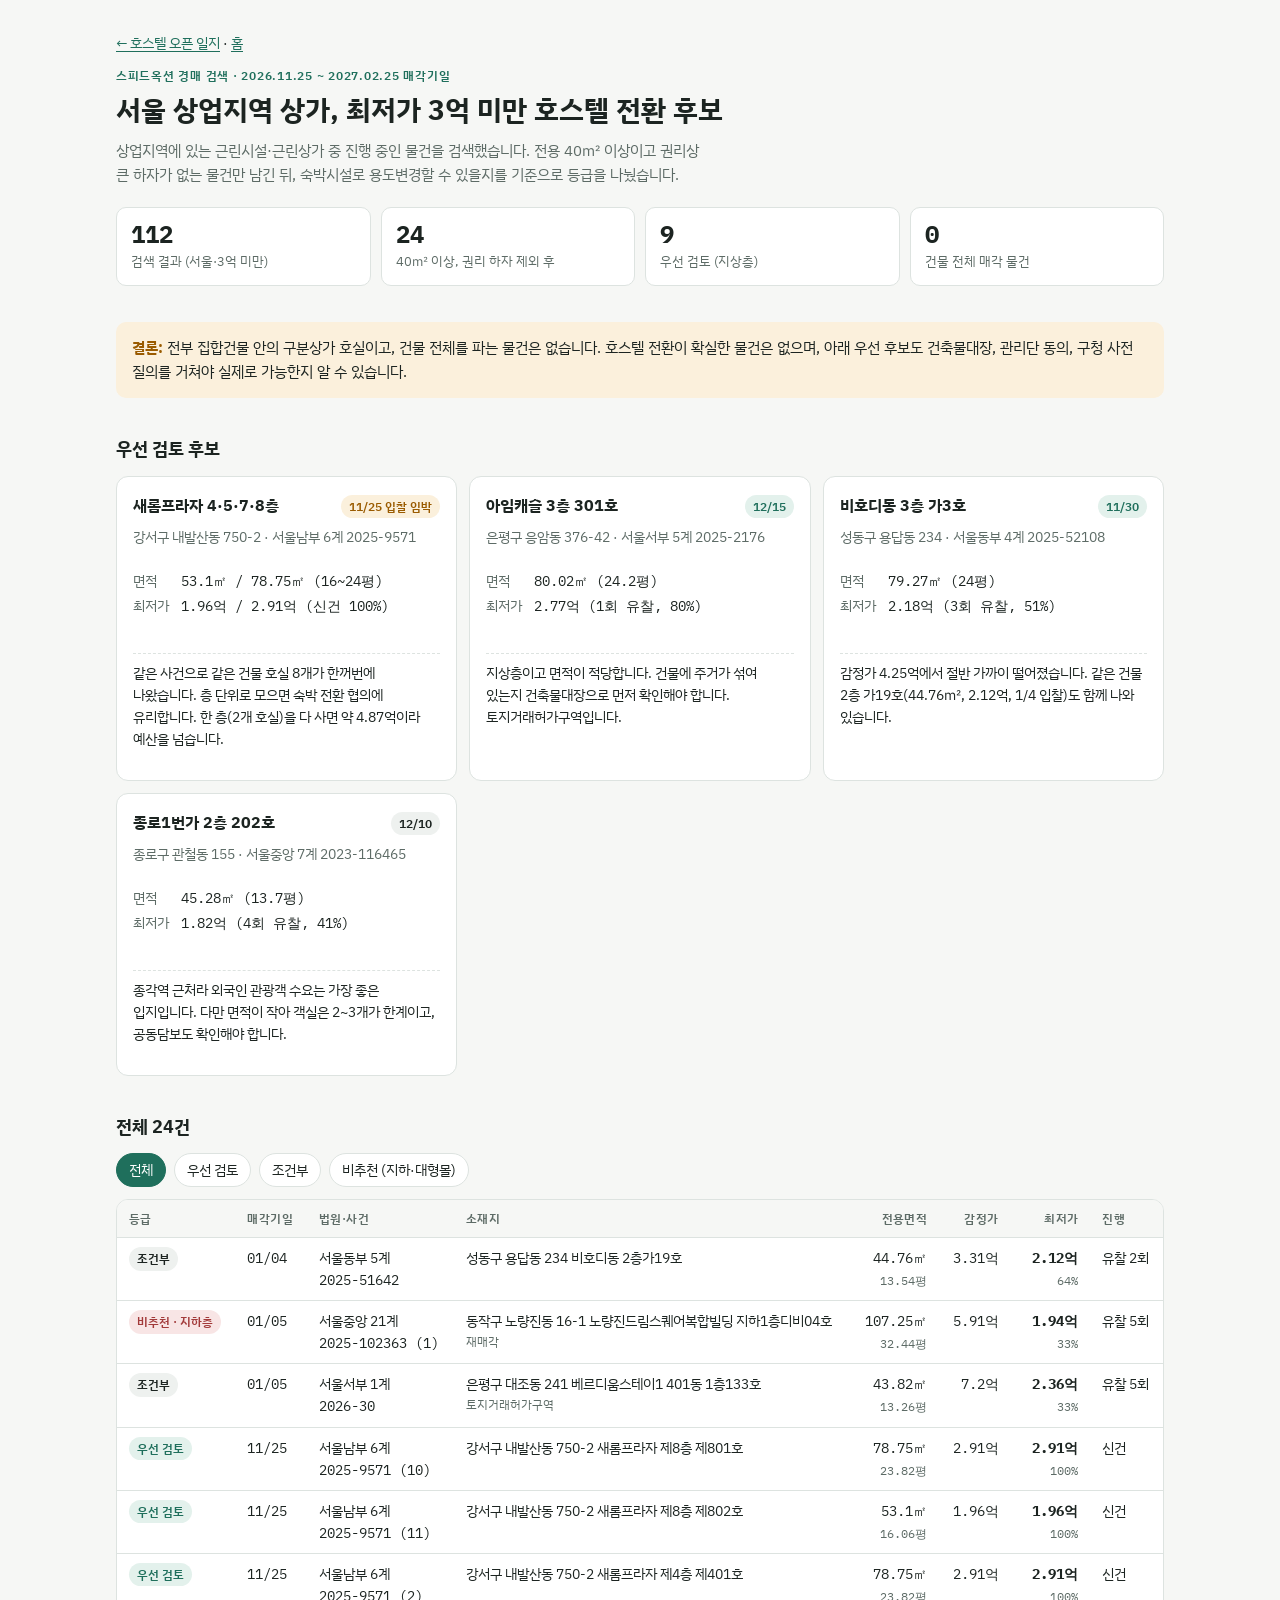
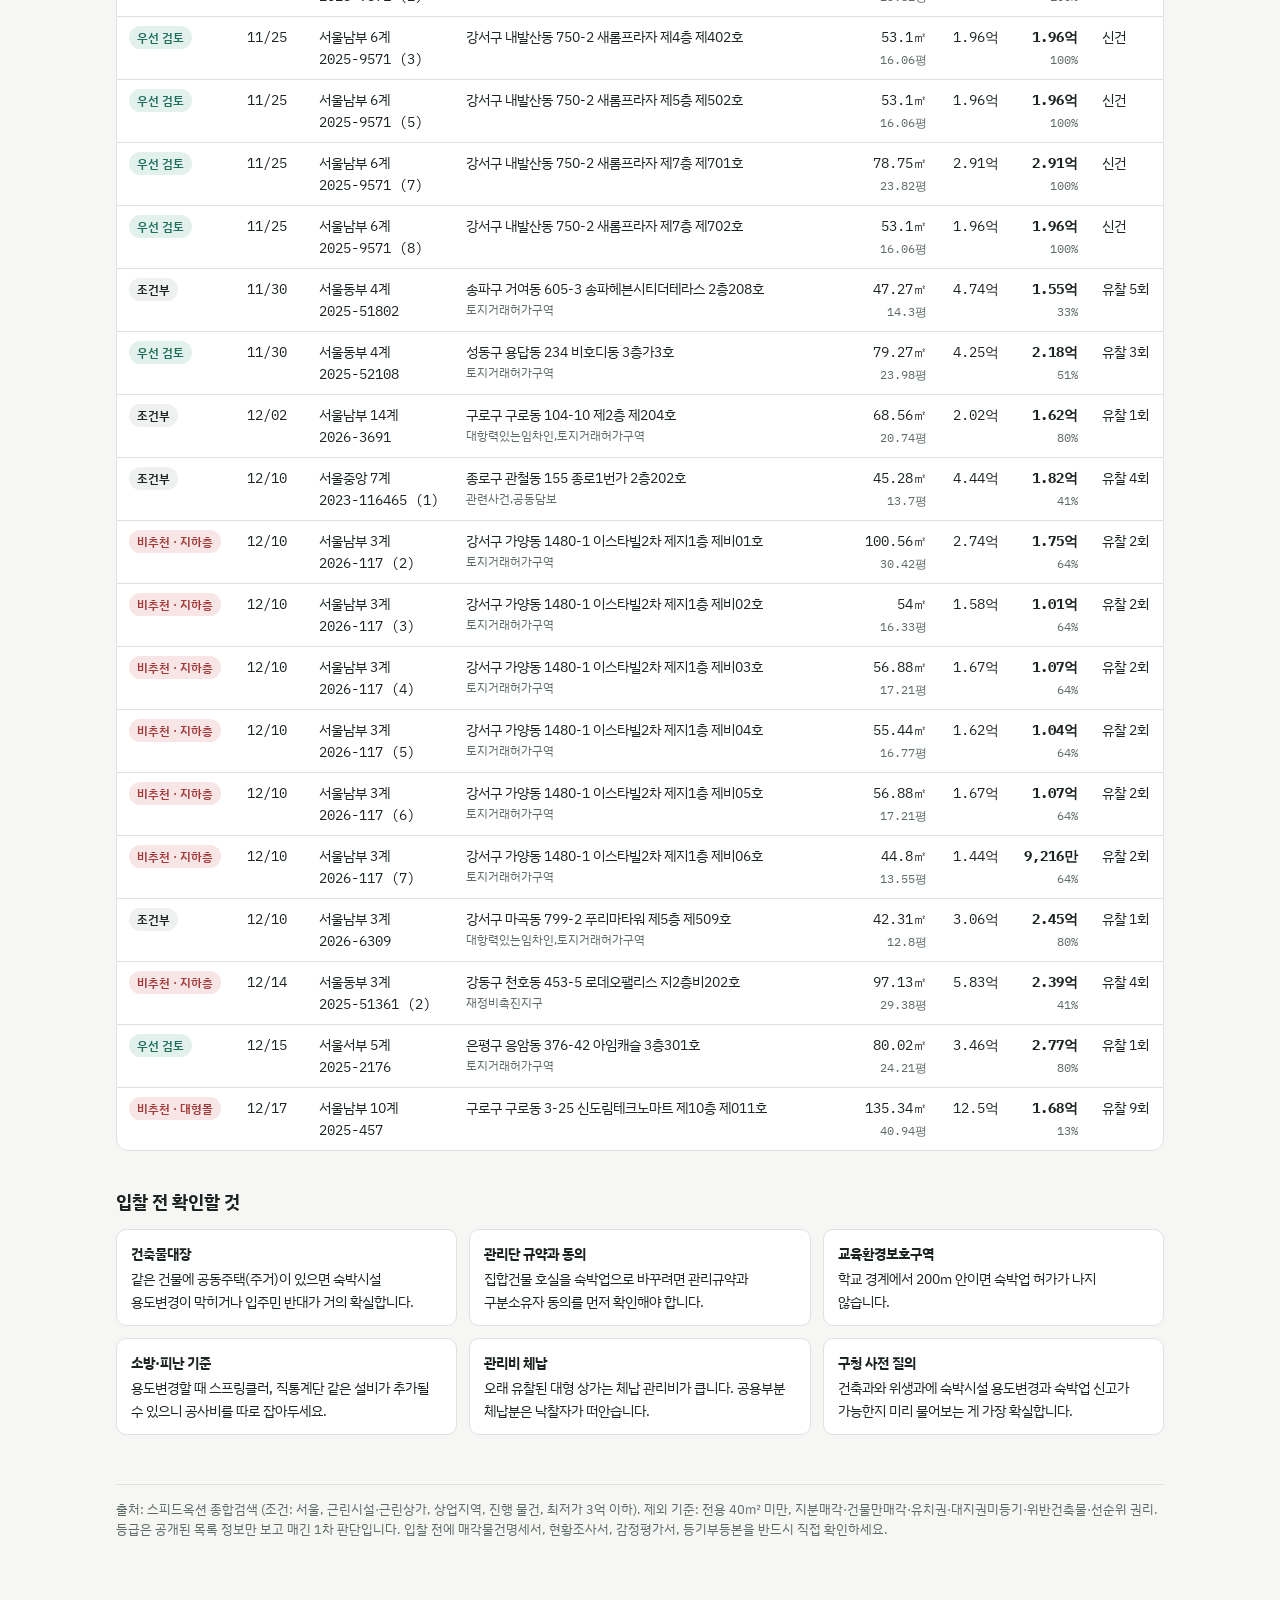
<file: hostel-candidates.html>
<!doctype html>
<html lang="ko">
<head>
<meta charset="utf-8">
<meta name="viewport" content="width=device-width, initial-scale=1, viewport-fit=cover">
<meta name="description" content="서울 상업지역 상가 경매 물건 중 최저가 3억 미만을 추려 호스텔 전환 가능성으로 나눈 검토표입니다.">
<link rel="icon" href="assets/favicon.svg" type="image/svg+xml">
<title>서울 호스텔 후보 상가</title>
<link rel="stylesheet" href="https://fonts.googleapis.com/css2?family=IBM+Plex+Sans+KR:wght@400;500;600;700&family=IBM+Plex+Mono:wght@500&display=swap">
<style>
/* Layout: 한 장짜리 입찰 검토 시트 — 요약 → 우선 후보 카드 → 전체 표 → 체크리스트 */
:root{
 --bg:#f6f7f5;--surface:#ffffff;--fg:#1c2421;--muted:#5d6b66;--line:#dde3e0;
 --accent:#1f6f5c;--accent-soft:#e3f1ec;--warn:#9a5b00;--warn-soft:#fbf0dc;--bad:#a23a3a;--bad-soft:#f8e5e5;--chip:#eef1ef;
 --f-body:"IBM Plex Sans KR",system-ui,"Apple SD Gothic Neo","Malgun Gothic",sans-serif;
 --f-num:"IBM Plex Mono",ui-monospace,Menlo,monospace;
}
@media (prefers-color-scheme:dark){:root:not([data-theme="light"]){
 --bg:#121715;--surface:#1a211e;--fg:#e4ebe8;--muted:#9aa8a3;--line:#2c3632;
 --accent:#5cc4a6;--accent-soft:#183a31;--warn:#e7b35c;--warn-soft:#3a2d16;--bad:#ef8c8c;--bad-soft:#3d1f1f;--chip:#242d29;color-scheme:dark}}
:root[data-theme="dark"]{
 --bg:#121715;--surface:#1a211e;--fg:#e4ebe8;--muted:#9aa8a3;--line:#2c3632;
 --accent:#5cc4a6;--accent-soft:#183a31;--warn:#e7b35c;--warn-soft:#3a2d16;--bad:#ef8c8c;--bad-soft:#3d1f1f;--chip:#242d29;color-scheme:dark}
body{background:var(--bg);color:var(--fg);font-family:var(--f-body);font-size:15px;line-height:1.6}
.wrap{max-width:1080px;margin:0 auto;padding-block:32px 56px;padding-left:max(16px,env(safe-area-inset-left,0px));padding-right:max(16px,env(safe-area-inset-right,0px));display:grid;grid-template-columns:minmax(0,1fr);gap:36px}
h1{font-size:1.75rem;line-height:1.3;margin:0;text-wrap:balance;font-weight:700}
h2{font-size:1.15rem;margin:0 0 12px;font-weight:700}
.eyebrow{font-size:.78rem;letter-spacing:.06em;color:var(--accent);font-weight:600;margin-bottom:6px}
.lede{color:var(--muted);max-width:66ch;margin:10px 0 0}
.num{font-family:var(--f-num);font-variant-numeric:tabular-nums}
.stats{display:grid;grid-template-columns:repeat(auto-fit,minmax(150px,1fr));gap:10px;margin-top:20px}
.stat{background:var(--surface);border:1px solid var(--line);border-radius:10px;padding:12px 14px}
.stat b{display:block;font-family:var(--f-num);font-size:1.5rem;line-height:1.2}
.stat span{font-size:.82rem;color:var(--muted)}
.verdict{background:var(--warn-soft);color:var(--fg);border-radius:10px;padding:14px 16px;font-size:.95rem}
.verdict strong{color:var(--warn)}
.cards{display:grid;grid-template-columns:repeat(auto-fit,minmax(280px,1fr));gap:12px}
.card{background:var(--surface);border:1px solid var(--line);border-radius:12px;padding:16px;display:grid;gap:8px;align-content:start;min-width:0}
.card .top{display:flex;justify-content:space-between;gap:8px;align-items:baseline;flex-wrap:wrap}
.card h3{margin:0;font-size:1rem}
.card .addr{color:var(--muted);font-size:.85rem}
.kv{display:grid;grid-template-columns:auto 1fr;gap:2px 12px;font-size:.88rem}
.kv dt{color:var(--muted)}.kv dd{margin:0}
.note{font-size:.86rem;border-top:1px dashed var(--line);padding-top:8px}
.pill{display:inline-block;font-size:.75rem;font-weight:600;padding:2px 8px;border-radius:999px;white-space:nowrap}
.t-A{background:var(--accent-soft);color:var(--accent)}
.t-B{background:var(--chip);color:var(--fg)}
.t-C,.t-X{background:var(--bad-soft);color:var(--bad)}
.urgent{background:var(--warn-soft);color:var(--warn)}
.filters{display:flex;flex-wrap:wrap;gap:8px;margin-bottom:12px}
.filters button{font:inherit;font-size:.85rem;border:1px solid var(--line);background:var(--surface);color:var(--fg);border-radius:999px;padding:5px 12px;cursor:pointer}
.filters button[aria-pressed="true"]{background:var(--accent);border-color:var(--accent);color:var(--surface)}
.filters button:focus-visible{outline:2px solid var(--accent);outline-offset:2px}
.tbl{overflow-x:auto;background:var(--surface);border:1px solid var(--line);border-radius:12px}
table{border-collapse:collapse;width:100%;min-width:860px;font-size:.86rem}
th,td{padding:9px 12px;text-align:left;border-bottom:1px solid var(--line);vertical-align:top}
th{font-size:.76rem;letter-spacing:.04em;color:var(--muted);font-weight:600;background:var(--bg);position:sticky;top:0}
td.r,th.r{text-align:right}
tr:last-child td{border-bottom:0}
.flags{color:var(--muted);font-size:.78rem}
.check{display:grid;grid-template-columns:repeat(auto-fit,minmax(260px,1fr));gap:12px;margin:0;padding:0;list-style:none}
.check li{background:var(--surface);border:1px solid var(--line);border-radius:10px;padding:12px 14px;font-size:.9rem}
.check li b{display:block;margin-bottom:2px}
.foot{font-size:.8rem;color:var(--muted);border-top:1px solid var(--line);padding-top:14px}
*{box-sizing:border-box}
body{margin:0;word-break:keep-all;overflow-wrap:break-word}
a{color:var(--accent);text-underline-offset:3px}
</style>
</head>
<body>

<div class="wrap">
 <header>
  <p style="margin:0 0 12px;font-size:14px"><a href="log.html">← 호스텔 오픈 일지</a> · <a href="index.html">홈</a></p>
  <div class="eyebrow">스피드옥션 경매 검색 · 2026.11.25 ~ 2027.02.25 매각기일</div>
  <h1>서울 상업지역 상가, 최저가 3억 미만 호스텔 전환 후보</h1>
  <p class="lede">상업지역에 있는 근린시설·근린상가 중 진행 중인 물건을 검색했습니다. 전용 40㎡ 이상이고 권리상 큰 하자가 없는 물건만 남긴 뒤, 숙박시설로 용도변경할 수 있을지를 기준으로 등급을 나눴습니다.</p>
  <div class="stats">
   <div class="stat"><b>112</b><span>검색 결과 (서울·3억 미만)</span></div>
   <div class="stat"><b>24</b><span>40㎡ 이상, 권리 하자 제외 후</span></div>
   <div class="stat"><b id="cntA">–</b><span>우선 검토 (지상층)</span></div>
   <div class="stat"><b>0</b><span>건물 전체 매각 물건</span></div>
  </div>
 </header>

 <div class="verdict"><strong>결론:</strong> 전부 집합건물 안의 구분상가 호실이고, 건물 전체를 파는 물건은 없습니다. 호스텔 전환이 확실한 물건은 없으며, 아래 우선 후보도 건축물대장, 관리단 동의, 구청 사전 질의를 거쳐야 실제로 가능한지 알 수 있습니다.</div>

 <section>
  <h2>우선 검토 후보</h2>
  <div class="cards">
   <article class="card">
    <div class="top"><h3>새롬프라자 4·5·7·8층</h3><span class="pill urgent">11/25 입찰 임박</span></div>
    <div class="addr">강서구 내발산동 750-2 · 서울남부 6계 2025-9571</div>
    <dl class="kv"><dt>면적</dt><dd class="num">53.1㎡ / 78.75㎡ (16~24평)</dd><dt>최저가</dt><dd class="num">1.96억 / 2.91억 (신건 100%)</dd></dl>
    <p class="note">같은 사건으로 같은 건물 호실 8개가 한꺼번에 나왔습니다. 층 단위로 모으면 숙박 전환 협의에 유리합니다. 한 층(2개 호실)을 다 사면 약 4.87억이라 예산을 넘습니다.</p>
   </article>
   <article class="card">
    <div class="top"><h3>아임캐슬 3층 301호</h3><span class="pill t-A">12/15</span></div>
    <div class="addr">은평구 응암동 376-42 · 서울서부 5계 2025-2176</div>
    <dl class="kv"><dt>면적</dt><dd class="num">80.02㎡ (24.2평)</dd><dt>최저가</dt><dd class="num">2.77억 (1회 유찰, 80%)</dd></dl>
    <p class="note">지상층이고 면적이 적당합니다. 건물에 주거가 섞여 있는지 건축물대장으로 먼저 확인해야 합니다. 토지거래허가구역입니다.</p>
   </article>
   <article class="card">
    <div class="top"><h3>비호디동 3층 가3호</h3><span class="pill t-A">11/30</span></div>
    <div class="addr">성동구 용답동 234 · 서울동부 4계 2025-52108</div>
    <dl class="kv"><dt>면적</dt><dd class="num">79.27㎡ (24평)</dd><dt>최저가</dt><dd class="num">2.18억 (3회 유찰, 51%)</dd></dl>
    <p class="note">감정가 4.25억에서 절반 가까이 떨어졌습니다. 같은 건물 2층 가19호(44.76㎡, 2.12억, 1/4 입찰)도 함께 나와 있습니다.</p>
   </article>
   <article class="card">
    <div class="top"><h3>종로1번가 2층 202호</h3><span class="pill t-B">12/10</span></div>
    <div class="addr">종로구 관철동 155 · 서울중앙 7계 2023-116465</div>
    <dl class="kv"><dt>면적</dt><dd class="num">45.28㎡ (13.7평)</dd><dt>최저가</dt><dd class="num">1.82억 (4회 유찰, 41%)</dd></dl>
    <p class="note">종각역 근처라 외국인 관광객 수요는 가장 좋은 입지입니다. 다만 면적이 작아 객실은 2~3개가 한계이고, 공동담보도 확인해야 합니다.</p>
   </article>
  </div>
 </section>

 <section>
  <h2>전체 24건</h2>
  <div class="filters" role="group" aria-label="등급 필터">
   <button type="button" id="f-all" data-f="all" aria-pressed="true">전체</button>
   <button type="button" id="f-A" data-f="A" aria-pressed="false">우선 검토</button>
   <button type="button" id="f-B" data-f="B" aria-pressed="false">조건부</button>
   <button type="button" id="f-X" data-f="X" aria-pressed="false">비추천 (지하·대형몰)</button>
  </div>
  <div class="tbl">
   <table>
    <thead><tr><th>등급</th><th>매각기일</th><th>법원·사건</th><th>소재지</th><th class="r">전용면적</th><th class="r">감정가</th><th class="r">최저가</th><th>진행</th></tr></thead>
    <tbody id="tb"></tbody>
   </table>
  </div>
 </section>

 <section>
  <h2>입찰 전 확인할 것</h2>
  <ul class="check">
   <li><b>건축물대장</b>같은 건물에 공동주택(주거)이 있으면 숙박시설 용도변경이 막히거나 입주민 반대가 거의 확실합니다.</li>
   <li><b>관리단 규약과 동의</b>집합건물 호실을 숙박업으로 바꾸려면 관리규약과 구분소유자 동의를 먼저 확인해야 합니다.</li>
   <li><b>교육환경보호구역</b>학교 경계에서 200m 안이면 숙박업 허가가 나지 않습니다.</li>
   <li><b>소방·피난 기준</b>용도변경할 때 스프링클러, 직통계단 같은 설비가 추가될 수 있으니 공사비를 따로 잡아두세요.</li>
   <li><b>관리비 체납</b>오래 유찰된 대형 상가는 체납 관리비가 큽니다. 공용부분 체납분은 낙찰자가 떠안습니다.</li>
   <li><b>구청 사전 질의</b>건축과와 위생과에 숙박시설 용도변경과 숙박업 신고가 가능한지 미리 물어보는 게 가장 확실합니다.</li>
  </ul>
 </section>

 <p class="foot">출처: 스피드옥션 종합검색 (조건: 서울, 근린시설·근린상가, 상업지역, 진행 물건, 최저가 3억 이하). 제외 기준: 전용 40㎡ 미만, 지분매각·건물만매각·유치권·대지권미등기·위반건축물·선순위 권리. 등급은 공개된 목록 정보만 보고 매긴 1차 판단입니다. 입찰 전에 매각물건명세서, 현황조사서, 감정평가서, 등기부등본을 반드시 직접 확인하세요.</p>
</div>

<script>
const rows=[{"date":"12/17","court":"서울남부 10계","no":"2025-457","addr":"구로구 구로동 3-25 신도림테크노마트 제10층 제011호","area":135.34,"py":40.94,"gam":"12.5억","low":"1.68억","lowN":167772000,"res":"유찰 9회","pct":"13","flags":"","tier":"C"},{"date":"01/05","court":"서울중앙 21계","no":"2025-102363 (1)","addr":"동작구 노량진동 16-1 노량진드림스퀘어복합빌딩 지하1층디비04호","area":107.25,"py":32.44,"gam":"5.91억","low":"1.94억","lowN":193658000,"res":"유찰 5회","pct":"33","flags":"재매각","tier":"X"},{"date":"12/10","court":"서울남부 3계","no":"2026-117 (2)","addr":"강서구 가양동 1480-1 이스타빌2차 제지1층 제비01호","area":100.56,"py":30.42,"gam":"2.74억","low":"1.75억","lowN":175360000,"res":"유찰 2회","pct":"64","flags":"토지거래허가구역","tier":"X"},{"date":"12/14","court":"서울동부 3계","no":"2025-51361 (2)","addr":"강동구 천호동 453-5 로데오팰리스 지2층비202호","area":97.13,"py":29.38,"gam":"5.83억","low":"2.39억","lowN":238797000,"res":"유찰 4회","pct":"41","flags":"재정비촉진지구","tier":"X"},{"date":"12/15","court":"서울서부 5계","no":"2025-2176","addr":"은평구 응암동 376-42 아임캐슬 3층301호","area":80.02,"py":24.21,"gam":"3.46억","low":"2.77억","lowN":276800000,"res":"유찰 1회","pct":"80","flags":"토지거래허가구역","tier":"A"},{"date":"11/30","court":"서울동부 4계","no":"2025-52108","addr":"성동구 용답동 234 비호디동 3층가3호","area":79.27,"py":23.98,"gam":"4.25억","low":"2.18억","lowN":217600000,"res":"유찰 3회","pct":"51","flags":"토지거래허가구역","tier":"A"},{"date":"11/25","court":"서울남부 6계","no":"2025-9571 (2)","addr":"강서구 내발산동 750-2 새롬프라자 제4층 제401호","area":78.75,"py":23.82,"gam":"2.91억","low":"2.91억","lowN":291000000,"res":"신건","pct":"100","flags":"","tier":"A"},{"date":"11/25","court":"서울남부 6계","no":"2025-9571 (7)","addr":"강서구 내발산동 750-2 새롬프라자 제7층 제701호","area":78.75,"py":23.82,"gam":"2.91억","low":"2.91억","lowN":291000000,"res":"신건","pct":"100","flags":"","tier":"A"},{"date":"11/25","court":"서울남부 6계","no":"2025-9571 (10)","addr":"강서구 내발산동 750-2 새롬프라자 제8층 제801호","area":78.75,"py":23.82,"gam":"2.91억","low":"2.91억","lowN":291000000,"res":"신건","pct":"100","flags":"","tier":"A"},{"date":"12/02","court":"서울남부 14계","no":"2026-3691","addr":"구로구 구로동 104-10 제2층 제204호","area":68.56,"py":20.74,"gam":"2.02억","low":"1.62억","lowN":161600000,"res":"유찰 1회","pct":"80","flags":"대항력있는임차인,토지거래허가구역","tier":"B"},{"date":"12/10","court":"서울남부 3계","no":"2026-117 (4)","addr":"강서구 가양동 1480-1 이스타빌2차 제지1층 제비03호","area":56.88,"py":17.21,"gam":"1.67억","low":"1.07억","lowN":106880000,"res":"유찰 2회","pct":"64","flags":"토지거래허가구역","tier":"X"},{"date":"12/10","court":"서울남부 3계","no":"2026-117 (6)","addr":"강서구 가양동 1480-1 이스타빌2차 제지1층 제비05호","area":56.88,"py":17.21,"gam":"1.67억","low":"1.07억","lowN":106880000,"res":"유찰 2회","pct":"64","flags":"토지거래허가구역","tier":"X"},{"date":"12/10","court":"서울남부 3계","no":"2026-117 (5)","addr":"강서구 가양동 1480-1 이스타빌2차 제지1층 제비04호","area":55.44,"py":16.77,"gam":"1.62억","low":"1.04억","lowN":103680000,"res":"유찰 2회","pct":"64","flags":"토지거래허가구역","tier":"X"},{"date":"12/10","court":"서울남부 3계","no":"2026-117 (3)","addr":"강서구 가양동 1480-1 이스타빌2차 제지1층 제비02호","area":54,"py":16.33,"gam":"1.58억","low":"1.01억","lowN":101120000,"res":"유찰 2회","pct":"64","flags":"토지거래허가구역","tier":"X"},{"date":"11/25","court":"서울남부 6계","no":"2025-9571 (3)","addr":"강서구 내발산동 750-2 새롬프라자 제4층 제402호","area":53.1,"py":16.06,"gam":"1.96억","low":"1.96억","lowN":196000000,"res":"신건","pct":"100","flags":"","tier":"A"},{"date":"11/25","court":"서울남부 6계","no":"2025-9571 (5)","addr":"강서구 내발산동 750-2 새롬프라자 제5층 제502호","area":53.1,"py":16.06,"gam":"1.96억","low":"1.96억","lowN":196000000,"res":"신건","pct":"100","flags":"","tier":"A"},{"date":"11/25","court":"서울남부 6계","no":"2025-9571 (8)","addr":"강서구 내발산동 750-2 새롬프라자 제7층 제702호","area":53.1,"py":16.06,"gam":"1.96억","low":"1.96억","lowN":196000000,"res":"신건","pct":"100","flags":"","tier":"A"},{"date":"11/25","court":"서울남부 6계","no":"2025-9571 (11)","addr":"강서구 내발산동 750-2 새롬프라자 제8층 제802호","area":53.1,"py":16.06,"gam":"1.96억","low":"1.96억","lowN":196000000,"res":"신건","pct":"100","flags":"","tier":"A"},{"date":"11/30","court":"서울동부 4계","no":"2025-51802","addr":"송파구 거여동 605-3 송파헤븐시티더테라스 2층208호","area":47.27,"py":14.3,"gam":"4.74억","low":"1.55억","lowN":155320000,"res":"유찰 5회","pct":"33","flags":"토지거래허가구역","tier":"B"},{"date":"12/10","court":"서울중앙 7계","no":"2023-116465 (1)","addr":"종로구 관철동 155 종로1번가 2층202호","area":45.28,"py":13.7,"gam":"4.44억","low":"1.82억","lowN":181862000,"res":"유찰 4회","pct":"41","flags":"관련사건,공동담보","tier":"B"},{"date":"12/10","court":"서울남부 3계","no":"2026-117 (7)","addr":"강서구 가양동 1480-1 이스타빌2차 제지1층 제비06호","area":44.8,"py":13.55,"gam":"1.44억","low":"9,216만","lowN":92160000,"res":"유찰 2회","pct":"64","flags":"토지거래허가구역","tier":"X"},{"date":"01/04","court":"서울동부 5계","no":"2025-51642","addr":"성동구 용답동 234 비호디동 2층가19호","area":44.76,"py":13.54,"gam":"3.31억","low":"2.12억","lowN":211840000,"res":"유찰 2회","pct":"64","flags":"","tier":"B"},{"date":"01/05","court":"서울서부 1계","no":"2026-30","addr":"은평구 대조동 241 베르디움스테이1 401동 1층133호","area":43.82,"py":13.26,"gam":"7.2억","low":"2.36억","lowN":235930000,"res":"유찰 5회","pct":"33","flags":"토지거래허가구역","tier":"B"},{"date":"12/10","court":"서울남부 3계","no":"2026-6309","addr":"강서구 마곡동 799-2 푸리마타워 제5층 제509호","area":42.31,"py":12.8,"gam":"3.06억","low":"2.45억","lowN":244800000,"res":"유찰 1회","pct":"80","flags":"대항력있는임차인,토지거래허가구역","tier":"B"}];
const label={A:"우선 검토",B:"조건부",C:"비추천",X:"비추천"};
const why=r=>r.tier==="X"?"지하층":r.tier==="C"?"대형몰":"";
rows.sort((a,b)=>a.date.localeCompare(b.date)||a.no.localeCompare(b.no));
const tb=document.getElementById("tb");
function render(f){
 tb.innerHTML=rows.filter(r=>f==="all"||r.tier===f||(f==="X"&&r.tier==="C")).map(r=>
  '<tr><td><span class="pill t-'+r.tier+'">'+label[r.tier]+(why(r)?' · '+why(r):'')+'</span></td>'+
  '<td class="num">'+r.date+'</td><td>'+r.court+'<br><span class="num">'+r.no+'</span></td>'+
  '<td>'+r.addr+(r.flags?'<div class="flags">'+r.flags+'</div>':'')+'</td>'+
  '<td class="r num">'+r.area+'㎡<br><span class="flags">'+r.py+'평</span></td>'+
  '<td class="r num">'+r.gam+'</td><td class="r num"><b>'+r.low+'</b><br><span class="flags">'+r.pct+'%</span></td>'+
  '<td>'+r.res+'</td></tr>').join("");
}
document.getElementById("cntA").textContent=rows.filter(r=>r.tier==="A").length;
document.querySelectorAll(".filters button").forEach(b=>b.addEventListener("click",()=>{
 document.querySelectorAll(".filters button").forEach(x=>x.setAttribute("aria-pressed",x===b?"true":"false"));
 render(b.dataset.f);
}));
render("all");
</script>
</body>
</html>
</file>
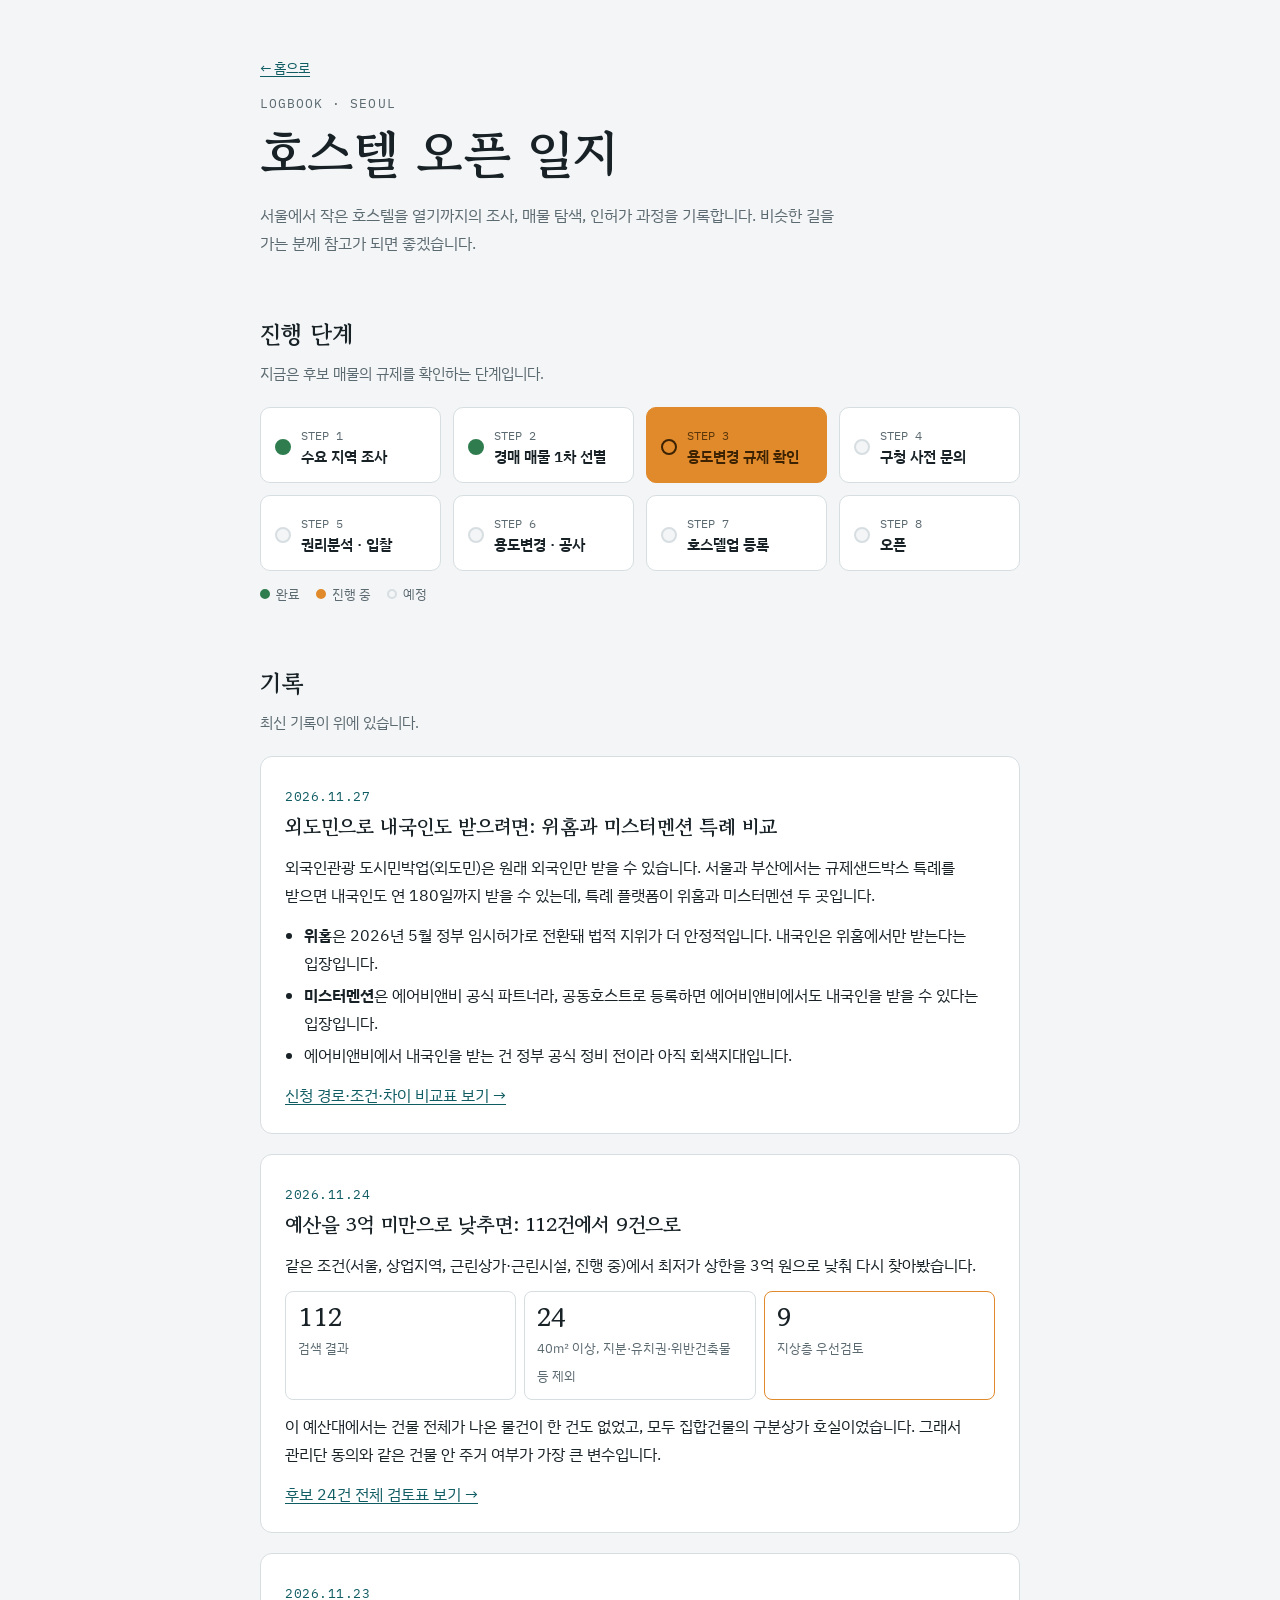
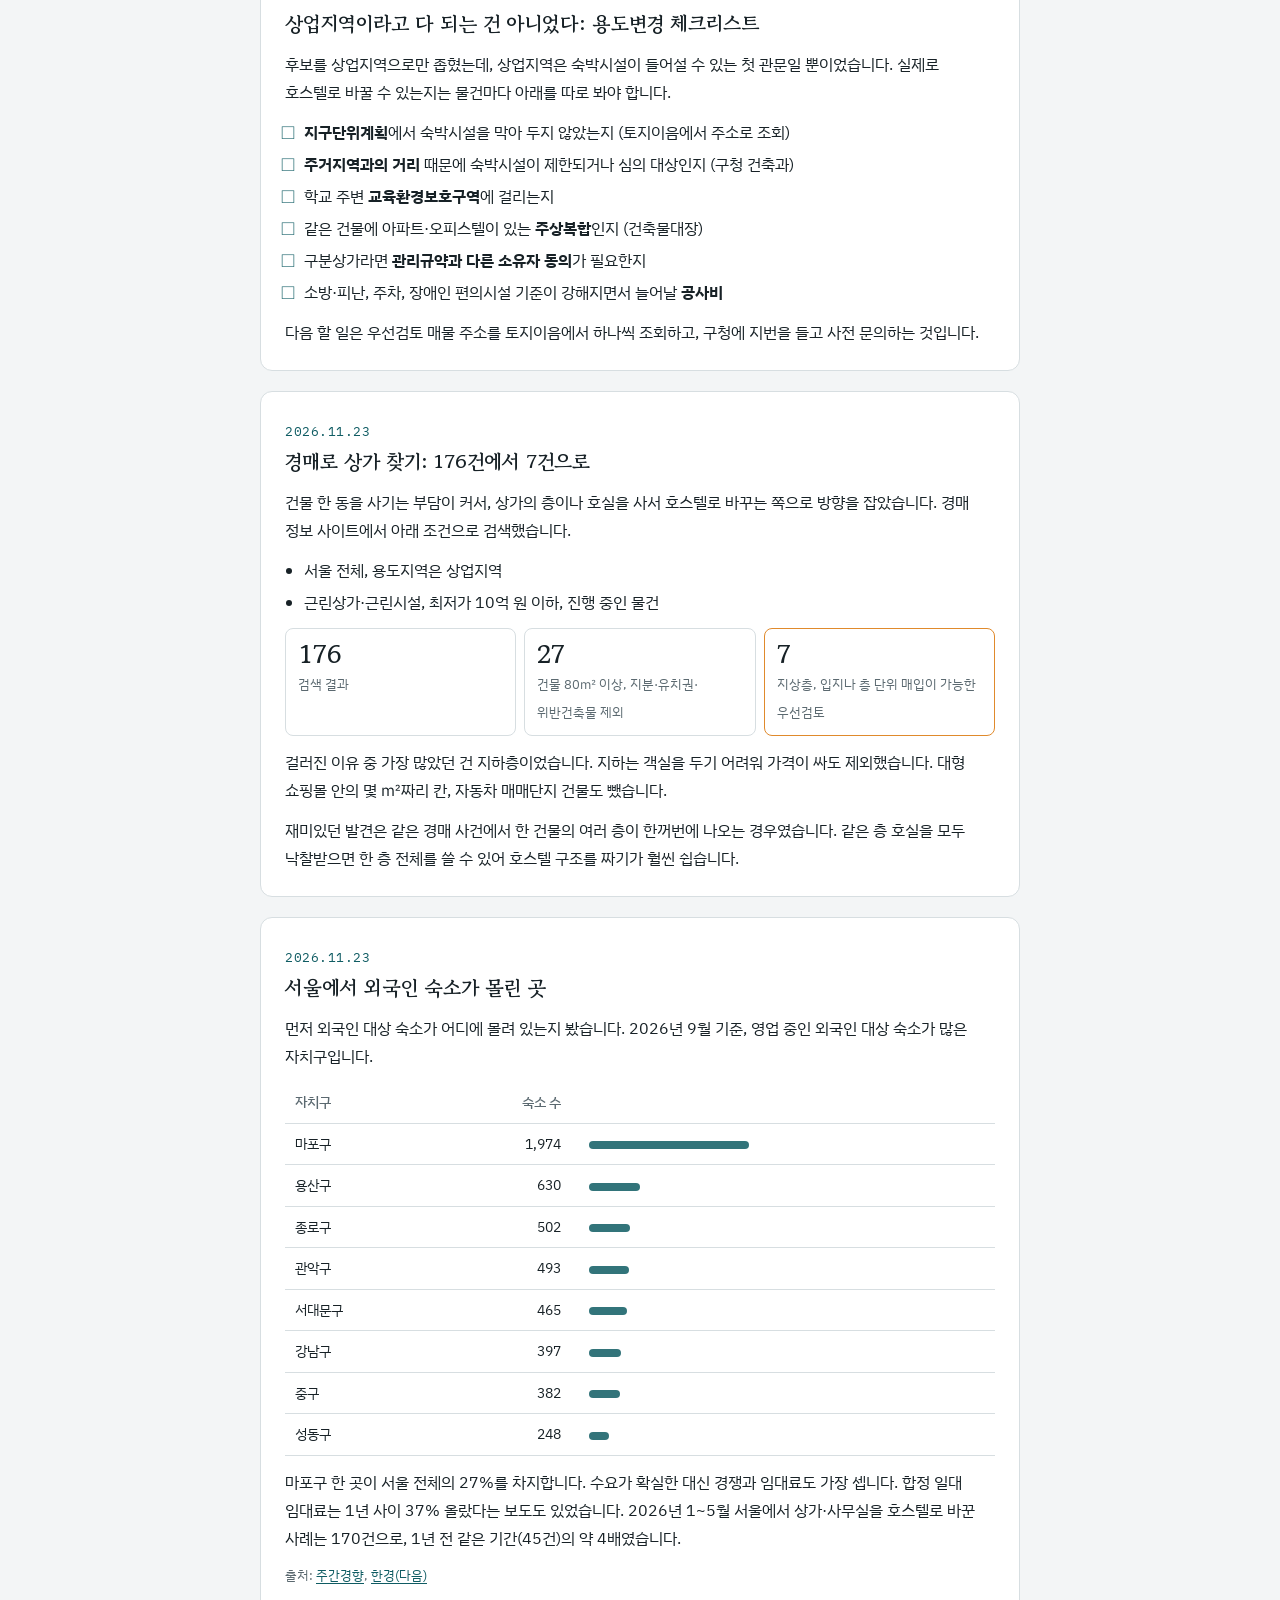
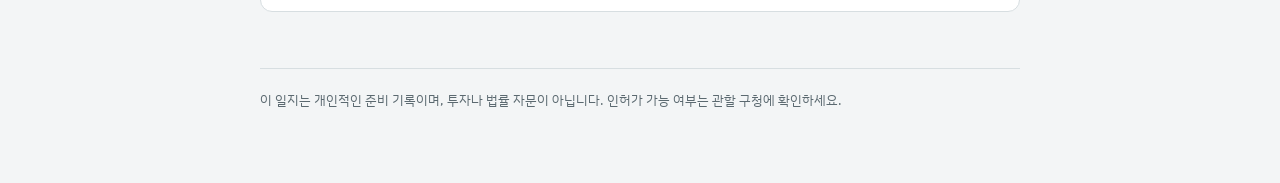
<file: log.html>
<!doctype html>
<html lang="ko">
<head>
  <meta charset="utf-8">
  <meta name="viewport" content="width=device-width, initial-scale=1, viewport-fit=cover">
  <title>호스텔 오픈 일지</title>
  <meta name="description" content="서울에서 호스텔을 열기까지의 조사와 결정을 기록합니다.">
  <link rel="preconnect" href="https://fonts.googleapis.com">
  <link rel="preconnect" href="https://fonts.gstatic.com" crossorigin>
  <link rel="stylesheet" href="https://fonts.googleapis.com/css2?family=Gowun+Batang:wght@400;700&family=IBM+Plex+Sans+KR:wght@400;500;600&family=IBM+Plex+Mono:wght@500&display=swap">
  <style>
    /* Layout: a room-key logbook — narrow reading column, a progress strip like a row of key tags, dated entries below. */
    :root {
      --bg: #f3f5f6;
      --paper: #ffffff;
      --ink: #172126;
      --muted: #5b6970;
      --line: #d7dee1;
      --accent: #0f5c63;        /* deep teal: wayfinding signage */
      --tag: #e08a2c;           /* key-tag amber */
      --tag-ink: #3b2203;
      --done: #2f7d4f;
      --font-display: "Gowun Batang", "Batang", serif;
      --font-body: "IBM Plex Sans KR", "Malgun Gothic", system-ui, sans-serif;
      --font-mono: "IBM Plex Mono", ui-monospace, "Consolas", monospace;
      color-scheme: light;
    }
    @media (prefers-color-scheme: dark) {
      :root {
        --bg: #0f1518; --paper: #162024; --ink: #e6ecee; --muted: #93a3a9; --line: #29363b;
        --accent: #5fb7bd; --tag: #e9a04f; --tag-ink: #2a1702; --done: #6cc28f;
        color-scheme: dark;
      }
    }
    * { box-sizing: border-box; }
    body {
      margin: 0; background: var(--bg); color: var(--ink);
      font-family: var(--font-body); font-size: 16px; line-height: 1.75;
      padding-left: max(16px, env(safe-area-inset-left, 0px));
      padding-right: max(16px, env(safe-area-inset-right, 0px));
      -webkit-font-smoothing: antialiased;
      word-break: keep-all; overflow-wrap: break-word;
    }
    .wrap { max-width: 760px; margin: 0 auto; padding-block: 56px 72px; display: flex; flex-direction: column; gap: 56px; }
    a { color: var(--accent); text-underline-offset: 3px; }
    a:focus-visible, button:focus-visible { outline: 2px solid var(--accent); outline-offset: 3px; border-radius: 4px; }

    header .room { font-family: var(--font-mono); font-size: 13px; letter-spacing: .08em; color: var(--muted); }
    header h1 { font-family: var(--font-display); font-weight: 700; font-size: clamp(2.2rem, 6vw, 3.2rem); line-height: 1.2; margin: 8px 0 16px; text-wrap: balance; }
    header p { margin: 0; color: var(--muted); max-width: 58ch; }

    h2 { font-family: var(--font-display); font-weight: 700; font-size: 1.5rem; margin: 0 0 6px; text-wrap: balance; }
    .sec-note { color: var(--muted); margin: 0 0 20px; font-size: 15px; }

    /* Progress: key tags */
    .tags { list-style: none; padding: 0; margin: 0; display: grid; grid-template-columns: repeat(auto-fill, minmax(150px, 1fr)); gap: 12px; }
    .tag {
      position: relative; background: var(--paper); border: 1px solid var(--line); border-radius: 10px 10px 10px 10px;
      padding: 14px 14px 12px 40px; min-height: 76px; display: flex; flex-direction: column; justify-content: center;
    }
    .tag::before { /* the key-ring hole */
      content: ""; position: absolute; left: 14px; top: 50%; width: 12px; height: 12px; margin-top: -6px;
      border-radius: 50%; border: 2px solid var(--line); background: var(--bg);
    }
    .tag .no { font-family: var(--font-mono); font-size: 12px; color: var(--muted); }
    .tag .name { font-weight: 600; font-size: 15px; line-height: 1.4; }
    .tag.done::before { border-color: var(--done); background: var(--done); }
    .tag.now { background: var(--tag); border-color: var(--tag); color: var(--tag-ink); }
    .tag.now .no { color: var(--tag-ink); opacity: .8; }
    .tag.now::before { border-color: var(--tag-ink); background: var(--tag); }
    .legend { display: flex; flex-wrap: wrap; gap: 16px; margin-top: 12px; font-size: 13px; color: var(--muted); }
    .legend span { display: inline-flex; align-items: center; gap: 6px; }
    .legend i { width: 10px; height: 10px; border-radius: 50%; display: inline-block; border: 2px solid var(--line); }
    .legend i.d { background: var(--done); border-color: var(--done); }
    .legend i.n { background: var(--tag); border-color: var(--tag); }

    /* Entries */
    .entries { display: flex; flex-direction: column; gap: 20px; }
    article { background: var(--paper); border: 1px solid var(--line); border-radius: 12px; padding: 24px; min-width: 0; }
    article time { font-family: var(--font-mono); font-size: 13px; color: var(--accent); letter-spacing: .04em; }
    article h3 { font-family: var(--font-display); font-size: 1.25rem; margin: 4px 0 12px; line-height: 1.4; text-wrap: balance; }
    article p { margin: 0 0 12px; }
    article p:last-child, article ul:last-child, article .tbl:last-child { margin-bottom: 0; }
    article ul { margin: 0 0 12px; padding-left: 1.2em; }
    article li + li { margin-top: 4px; }
    .tbl { overflow-x: auto; margin: 0 0 12px; }
    table { border-collapse: collapse; width: 100%; font-size: 14px; font-variant-numeric: tabular-nums; }
    th, td { text-align: left; padding: 8px 10px; border-bottom: 1px solid var(--line); white-space: nowrap; }
    th { color: var(--muted); font-weight: 500; }
    td.num, th.num { text-align: right; }
    .bar { display: inline-block; height: 8px; border-radius: 4px; background: var(--accent); vertical-align: middle; margin-left: 8px; opacity: .85; }
    .funnel { display: flex; flex-wrap: wrap; align-items: stretch; gap: 8px; margin: 0 0 12px; }
    .funnel div { flex: 1 1 120px; border: 1px solid var(--line); border-radius: 8px; padding: 10px 12px; }
    .funnel b { display: block; font-family: var(--font-display); font-size: 1.6rem; line-height: 1.2; font-variant-numeric: tabular-nums; }
    .funnel span { font-size: 13px; color: var(--muted); }
    .funnel div.hi { border-color: var(--tag); }
    .src { font-size: 13px; color: var(--muted); }
    .check li::marker { content: "□  "; color: var(--accent); }

    footer { color: var(--muted); font-size: 13px; border-top: 1px solid var(--line); padding-top: 20px; }
    @media (max-width: 480px) { .wrap { padding-block: 36px 56px; gap: 44px; } article { padding: 18px; } }
  </style>
</head>
<body>
  <div class="wrap">
    <header>
      <p style="margin:0 0 12px;font-size:14px"><a href="index.html">← 홈으로</a></p>
      <div class="room">LOGBOOK · SEOUL</div>
      <h1>호스텔 오픈 일지</h1>
      <p>서울에서 작은 호스텔을 열기까지의 조사, 매물 탐색, 인허가 과정을 기록합니다. 비슷한 길을 가는 분께 참고가 되면 좋겠습니다.</p>
    </header>

    <section aria-labelledby="progress-h">
      <h2 id="progress-h">진행 단계</h2>
      <p class="sec-note">지금은 후보 매물의 규제를 확인하는 단계입니다.</p>
      <ol class="tags">
        <li class="tag done"><span class="no">STEP 1</span><span class="name">수요 지역 조사</span></li>
        <li class="tag done"><span class="no">STEP 2</span><span class="name">경매 매물 1차 선별</span></li>
        <li class="tag now" aria-current="step"><span class="no">STEP 3</span><span class="name">용도변경 규제 확인</span></li>
        <li class="tag"><span class="no">STEP 4</span><span class="name">구청 사전 문의</span></li>
        <li class="tag"><span class="no">STEP 5</span><span class="name">권리분석 · 입찰</span></li>
        <li class="tag"><span class="no">STEP 6</span><span class="name">용도변경 · 공사</span></li>
        <li class="tag"><span class="no">STEP 7</span><span class="name">호스텔업 등록</span></li>
        <li class="tag"><span class="no">STEP 8</span><span class="name">오픈</span></li>
      </ol>
      <div class="legend" aria-hidden="true"><span><i class="d"></i>완료</span><span><i class="n"></i>진행 중</span><span><i></i>예정</span></div>
    </section>

    <section aria-labelledby="log-h">
      <h2 id="log-h">기록</h2>
      <p class="sec-note">최신 기록이 위에 있습니다.</p>
      <div class="entries">

        <article id="2026-11-27-permit">
          <time datetime="2026-11-27">2026.11.27</time>
          <h3>외도민으로 내국인도 받으려면: 위홈과 미스터멘션 특례 비교</h3>
          <p>외국인관광 도시민박업(외도민)은 원래 외국인만 받을 수 있습니다. 서울과 부산에서는 규제샌드박스 특례를 받으면 내국인도 연 180일까지 받을 수 있는데, 특례 플랫폼이 위홈과 미스터멘션 두 곳입니다.</p>
          <ul>
            <li><b>위홈</b>은 2026년 5월 정부 임시허가로 전환돼 법적 지위가 더 안정적입니다. 내국인은 위홈에서만 받는다는 입장입니다.</li>
            <li><b>미스터멘션</b>은 에어비앤비 공식 파트너라, 공동호스트로 등록하면 에어비앤비에서도 내국인을 받을 수 있다는 입장입니다.</li>
            <li>에어비앤비에서 내국인을 받는 건 정부 공식 정비 전이라 아직 회색지대입니다.</li>
          </ul>
          <p><a href="shared-stay-permit.html">신청 경로·조건·차이 비교표 보기 →</a></p>
        </article>

        <article id="2026-11-24-under3">
          <time datetime="2026-11-24">2026.11.24</time>
          <h3>예산을 3억 미만으로 낮추면: 112건에서 9건으로</h3>
          <p>같은 조건(서울, 상업지역, 근린상가·근린시설, 진행 중)에서 최저가 상한을 3억 원으로 낮춰 다시 찾아봤습니다.</p>
          <div class="funnel" role="list">
            <div role="listitem"><b>112</b><span>검색 결과</span></div>
            <div role="listitem"><b>24</b><span>40㎡ 이상, 지분·유치권·위반건축물 등 제외</span></div>
            <div role="listitem" class="hi"><b>9</b><span>지상층 우선검토</span></div>
          </div>
          <p>이 예산대에서는 건물 전체가 나온 물건이 한 건도 없었고, 모두 집합건물의 구분상가 호실이었습니다. 그래서 관리단 동의와 같은 건물 안 주거 여부가 가장 큰 변수입니다.</p>
          <p><a href="hostel-candidates.html">후보 24건 전체 검토표 보기 →</a></p>
        </article>

        <article id="2026-11-23-check">
          <time datetime="2026-11-23">2026.11.23</time>
          <h3>상업지역이라고 다 되는 건 아니었다: 용도변경 체크리스트</h3>
          <p>후보를 상업지역으로만 좁혔는데, 상업지역은 숙박시설이 들어설 수 있는 첫 관문일 뿐이었습니다. 실제로 호스텔로 바꿀 수 있는지는 물건마다 아래를 따로 봐야 합니다.</p>
          <ul class="check">
            <li><b>지구단위계획</b>에서 숙박시설을 막아 두지 않았는지 (토지이음에서 주소로 조회)</li>
            <li><b>주거지역과의 거리</b> 때문에 숙박시설이 제한되거나 심의 대상인지 (구청 건축과)</li>
            <li>학교 주변 <b>교육환경보호구역</b>에 걸리는지</li>
            <li>같은 건물에 아파트·오피스텔이 있는 <b>주상복합</b>인지 (건축물대장)</li>
            <li>구분상가라면 <b>관리규약과 다른 소유자 동의</b>가 필요한지</li>
            <li>소방·피난, 주차, 장애인 편의시설 기준이 강해지면서 늘어날 <b>공사비</b></li>
          </ul>
          <p>다음 할 일은 우선검토 매물 주소를 토지이음에서 하나씩 조회하고, 구청에 지번을 들고 사전 문의하는 것입니다.</p>
        </article>

        <article id="2026-11-23-auction">
          <time datetime="2026-11-23">2026.11.23</time>
          <h3>경매로 상가 찾기: 176건에서 7건으로</h3>
          <p>건물 한 동을 사기는 부담이 커서, 상가의 층이나 호실을 사서 호스텔로 바꾸는 쪽으로 방향을 잡았습니다. 경매 정보 사이트에서 아래 조건으로 검색했습니다.</p>
          <ul>
            <li>서울 전체, 용도지역은 상업지역</li>
            <li>근린상가·근린시설, 최저가 10억 원 이하, 진행 중인 물건</li>
          </ul>
          <div class="funnel" role="list">
            <div role="listitem"><b>176</b><span>검색 결과</span></div>
            <div role="listitem"><b>27</b><span>건물 80㎡ 이상, 지분·유치권·위반건축물 제외</span></div>
            <div role="listitem" class="hi"><b>7</b><span>지상층, 입지나 층 단위 매입이 가능한 우선검토</span></div>
          </div>
          <p>걸러진 이유 중 가장 많았던 건 지하층이었습니다. 지하는 객실을 두기 어려워 가격이 싸도 제외했습니다. 대형 쇼핑몰 안의 몇 ㎡짜리 칸, 자동차 매매단지 건물도 뺐습니다.</p>
          <p>재미있던 발견은 같은 경매 사건에서 한 건물의 여러 층이 한꺼번에 나오는 경우였습니다. 같은 층 호실을 모두 낙찰받으면 한 층 전체를 쓸 수 있어 호스텔 구조를 짜기가 훨씬 쉽습니다.</p>
        </article>

        <article id="2026-11-23-area">
          <time datetime="2026-11-23">2026.11.23</time>
          <h3>서울에서 외국인 숙소가 몰린 곳</h3>
          <p>먼저 외국인 대상 숙소가 어디에 몰려 있는지 봤습니다. 2026년 9월 기준, 영업 중인 외국인 대상 숙소가 많은 자치구입니다.</p>
          <div class="tbl">
            <table>
              <thead><tr><th>자치구</th><th class="num">숙소 수</th><th aria-hidden="true"></th></tr></thead>
              <tbody>
                <tr><td>마포구</td><td class="num">1,974</td><td><span class="bar" style="width:160px"></span></td></tr>
                <tr><td>용산구</td><td class="num">630</td><td><span class="bar" style="width:51px"></span></td></tr>
                <tr><td>종로구</td><td class="num">502</td><td><span class="bar" style="width:41px"></span></td></tr>
                <tr><td>관악구</td><td class="num">493</td><td><span class="bar" style="width:40px"></span></td></tr>
                <tr><td>서대문구</td><td class="num">465</td><td><span class="bar" style="width:38px"></span></td></tr>
                <tr><td>강남구</td><td class="num">397</td><td><span class="bar" style="width:32px"></span></td></tr>
                <tr><td>중구</td><td class="num">382</td><td><span class="bar" style="width:31px"></span></td></tr>
                <tr><td>성동구</td><td class="num">248</td><td><span class="bar" style="width:20px"></span></td></tr>
              </tbody>
            </table>
          </div>
          <p>마포구 한 곳이 서울 전체의 27%를 차지합니다. 수요가 확실한 대신 경쟁과 임대료도 가장 셉니다. 합정 일대 임대료는 1년 사이 37% 올랐다는 보도도 있었습니다. 2026년 1~5월 서울에서 상가·사무실을 호스텔로 바꾼 사례는 170건으로, 1년 전 같은 기간(45건)의 약 4배였습니다.</p>
          <p class="src">출처: <a href="https://weekly.khan.co.kr/article/202609220600101/" target="_blank" rel="noopener">주간경향</a>, <a href="https://v.daum.net/v/8iTBSXYCAI" target="_blank" rel="noopener">한경(다음)</a></p>
        </article>

      </div>
    </section>

    <footer>
      이 일지는 개인적인 준비 기록이며, 투자나 법률 자문이 아닙니다. 인허가 가능 여부는 관할 구청에 확인하세요.
    </footer>
  </div>
</body>
</html>
</file>
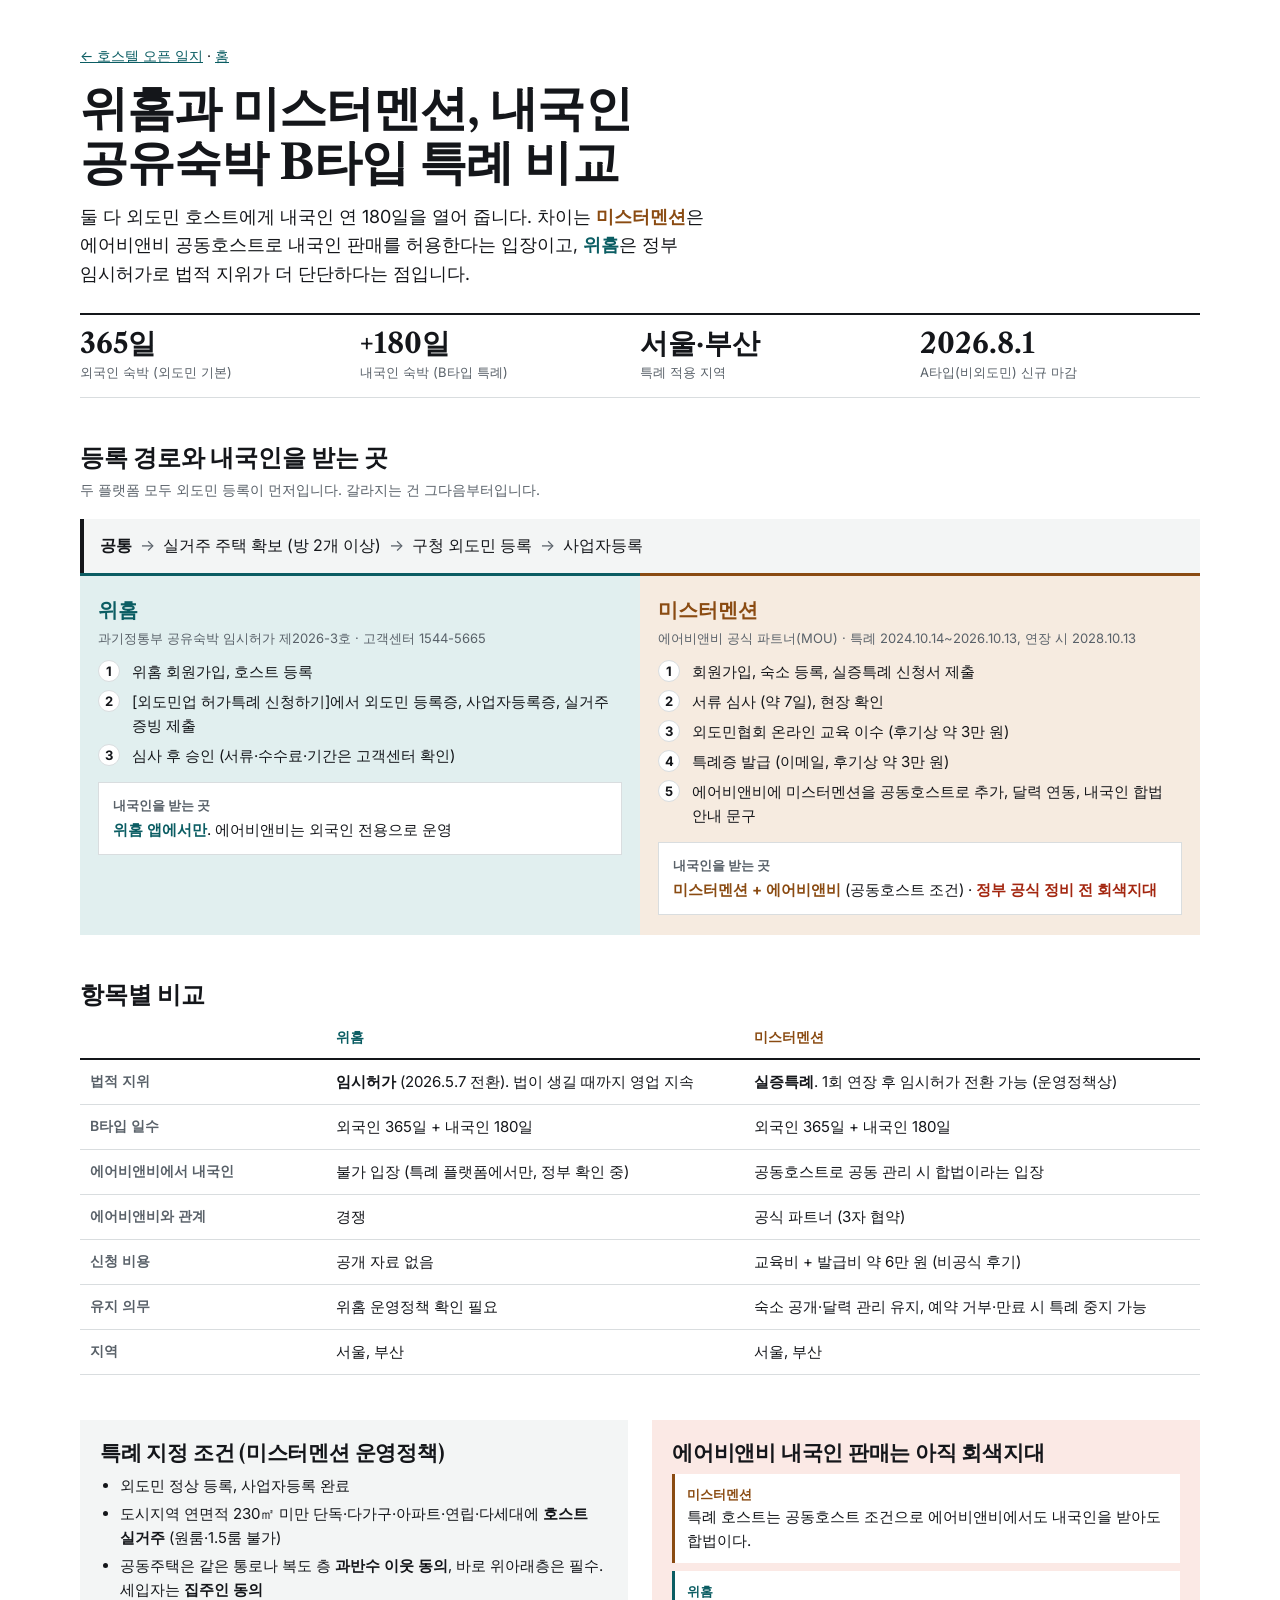
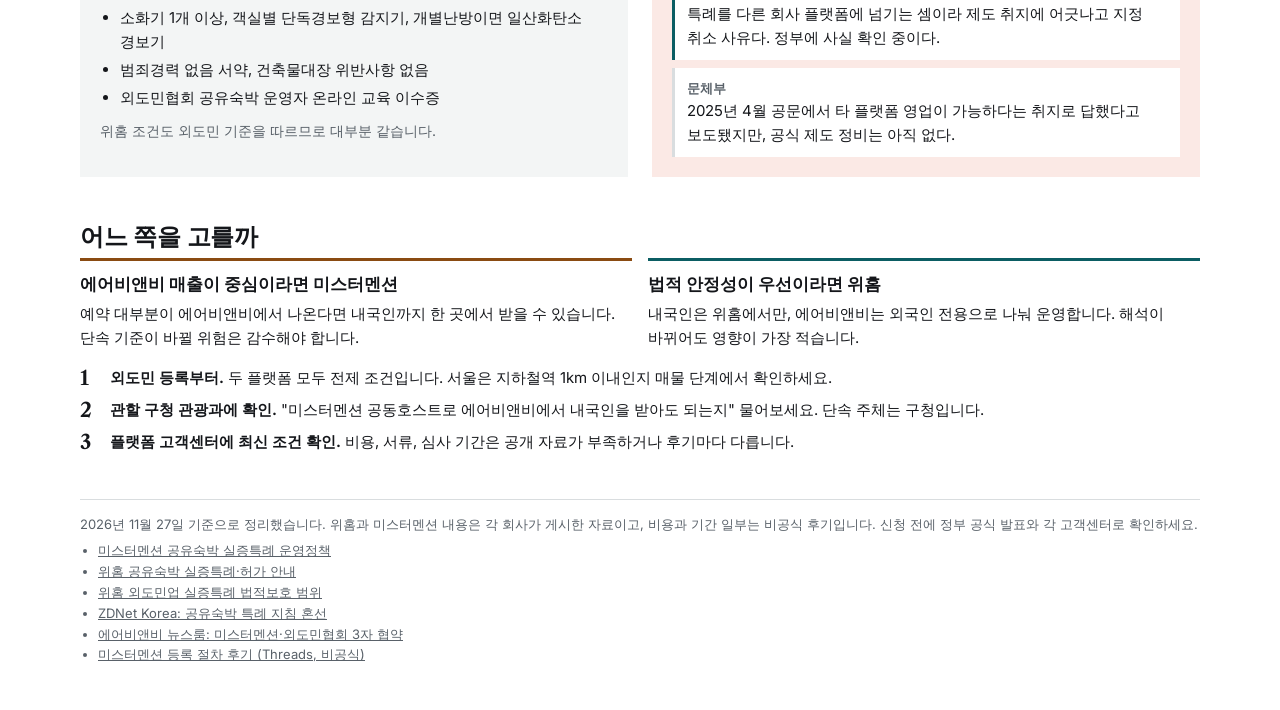
<file: shared-stay-permit.html>
<!doctype html>
<html lang="ko">
<head>
<meta charset="utf-8">
<meta name="viewport" content="width=device-width, initial-scale=1, viewport-fit=cover">
<meta name="description" content="외도민 호스트가 내국인 연 180일을 받을 수 있는 위홈과 미스터멘션 B타입 특례의 신청 경로, 조건, 차이를 비교합니다.">
<link rel="icon" href="assets/favicon.svg" type="image/svg+xml">
<title>위홈·미스터멘션 특례 비교</title>
<link rel="stylesheet" href="https://fonts.googleapis.com/css2?family=Libre+Caslon+Text:wght@400;700&family=Inter:wght@400;500;600;700&display=swap">
<style>
/* VOICE work: 의사결정 문서
   IDEA 관청 공고문 같은 비교 회보: 결론 → 두 갈래 경로도 → 비교표 → 조건과 주의
   PICTURE 외도민 등록에서 두 플랫폼으로 갈라지는 경로, 각 경로 끝에 "내국인을 어디서 받나"
   COLOUR white, ink, 위홈 teal #0b5d63, 미스터멘션 brown #8a4b12, 회색 rule
   TYPE Libre Caslon Text + Inter
   LAYOUT 제목+결론 위, 경로도 전체폭 2열, 표 전체폭, 아래 2열 패널; 폰에서는 1열 */
:root{color-scheme:light dark;
--bg:light-dark(#ffffff,#0d1416);--ink:light-dark(#14161a,#e6eced);--mut:light-dark(#596169,#9aa8ab);
--line:light-dark(#d9dddf,#273437);--soft:light-dark(#f3f5f5,#152024);
--wh:light-dark(#0b5d63,#5fc3c9);--whs:light-dark(#e1efef,#123336);
--mm:light-dark(#8a4b12,#e6a565);--mms:light-dark(#f6ebe0,#33230f);
--warn:light-dark(#a3260f,#ff8a73);--warns:light-dark(#fbe9e5,#3a1a14)}
:root[data-theme=light]{color-scheme:light}:root[data-theme=dark]{color-scheme:dark}
*{box-sizing:border-box;min-width:0}
body{margin:0;background:var(--bg);color:var(--ink);font:16px/1.6 Inter,"Apple SD Gothic Neo","Malgun Gothic",system-ui,sans-serif;overflow-x:clip;word-break:keep-all}
.band{padding-block:clamp(24px,3.5vw,48px);padding-left:max(5vw,16px,env(safe-area-inset-left,0px));padding-right:max(5vw,16px,env(safe-area-inset-right,0px))}
.in{max-width:1120px;margin:0 auto}
h1{font-family:"Libre Caslon Text",Georgia,serif;font-weight:700;font-size:clamp(30px,4.6vw,48px);line-height:1.12;letter-spacing:-.02em;margin:0 0 14px;text-wrap:balance;max-width:22ch}
.lead{font-size:18px;max-width:62ch;margin:0}
.lead b.w{color:var(--wh)}.lead b.m{color:var(--mm)}
.figs{display:grid;grid-template-columns:repeat(auto-fit,minmax(10em,1fr));border-top:2px solid var(--ink);border-bottom:1px solid var(--line);margin-top:24px}
.figs div{padding:12px 14px 12px 0}
.figs b{display:block;font-family:"Libre Caslon Text",Georgia,serif;font-size:28px;line-height:1.15;white-space:nowrap}
.figs span{font-size:13px;color:var(--mut)}
h2{font-family:"Libre Caslon Text",Georgia,serif;font-size:24px;line-height:1.25;margin:0 0 6px;letter-spacing:-.01em}
.note{color:var(--mut);font-size:14px;margin:0 0 18px}
/* route */
.start{display:flex;flex-wrap:wrap;gap:8px;align-items:center;background:var(--soft);padding:14px 16px;border-left:4px solid var(--ink)}
.start .st{font-weight:600}
.start .ar{color:var(--mut)}
.fork{display:grid;grid-template-columns:repeat(2,minmax(0,1fr));gap:0;margin-top:0}
.path{padding:18px 18px 20px;border-top:3px solid}
.path.w{border-color:var(--wh);background:var(--whs)}
.path.m{border-color:var(--mm);background:var(--mms)}
.path h3{margin:0 0 2px;font-size:20px}
.path.w h3{color:var(--wh)}.path.m h3{color:var(--mm)}
.path .sub{font-size:13px;color:var(--mut);margin:0 0 12px}
.steps{list-style:none;margin:0;padding:0;display:grid;gap:6px}
.steps li{display:grid;grid-template-columns:26px 1fr;gap:8px;font-size:15px;align-items:start}
.steps li i{font-style:normal;font-weight:700;font-size:13px;width:22px;height:22px;border-radius:50%;display:grid;place-items:center;background:var(--bg);border:1px solid var(--line)}
.end{margin-top:14px;padding:12px 14px;background:var(--bg);border:1px solid var(--line)}
.end b{display:block;font-size:13px;color:var(--mut);font-weight:600}
.end p{margin:2px 0 0;font-size:15px}
.ok{color:var(--wh);font-weight:700}.ok.m{color:var(--mm)}
.gray{color:var(--warn);font-weight:700}
/* table */
.scroll{overflow-x:auto}
table{border-collapse:collapse;width:100%;font-size:15px}
th,td{text-align:left;padding:10px 10px;border-bottom:1px solid var(--line);vertical-align:top}
thead th{font-size:14px;border-bottom:2px solid var(--ink)}
thead th.w{color:var(--wh)}thead th.m{color:var(--mm)}
tbody th{font-weight:600;color:var(--mut);font-size:14px;width:22%}
/* panels */
.two{display:grid;grid-template-columns:repeat(auto-fit,minmax(min(100%,440px),1fr));gap:24px}
.panel{padding:20px;background:var(--soft)}
.panel.warn{background:var(--warns)}
.panel h2{font-size:21px}
.panel ul,.panel ol{margin:8px 0 0;padding-left:20px}
.panel li{margin-bottom:4px;font-size:15px}
.claims{display:grid;gap:8px;margin-top:8px}
.claim{background:var(--bg);padding:10px 12px;border-left:3px solid var(--line);font-size:15px}
.claim b{display:block;font-size:13px}
.claim.w{border-color:var(--wh)}.claim.w b{color:var(--wh)}
.claim.m{border-color:var(--mm)}.claim.m b{color:var(--mm)}
.claim.g b{color:var(--mut)}
.pick{display:grid;grid-template-columns:repeat(auto-fit,minmax(min(100%,300px),1fr));gap:16px}
.pk{border-top:3px solid;padding-top:10px}
.pk.w{border-color:var(--wh)}.pk.m{border-color:var(--mm)}
.pk b{font-size:17px}
.pk p{margin:4px 0 0;font-size:15px}
.next{counter-reset:n;list-style:none;padding:0;margin:16px 0 0;display:grid;gap:8px}
.next li{counter-increment:n;display:grid;grid-template-columns:2em 1fr;font-size:15px}
.next li::before{content:counter(n);font-family:"Libre Caslon Text",Georgia,serif;font-weight:700;font-size:20px;line-height:1.2}
.src{font-size:13px;color:var(--mut);border-top:1px solid var(--line);padding-top:14px}
.src a{color:var(--mut)}
.src ul{margin:6px 0 0;padding-left:18px}
@media(max-width:640px){.fork{grid-template-columns:1fr}table{font-size:13px}th,td{padding:7px 5px}tbody th{width:auto}}
</style>
</head>
<body>

<div class="band"><div class="in">
 <p style="margin:0 0 14px;font-size:14px"><a href="log.html" style="color:var(--wh)">← 호스텔 오픈 일지</a> · <a href="index.html" style="color:var(--wh)">홈</a></p>
 <h1>위홈과 미스터멘션, 내국인 공유숙박 B타입 특례 비교</h1>
 <p class="lead">둘 다 외도민 호스트에게 내국인 연 180일을 열어 줍니다. 차이는 <b class="m">미스터멘션</b>은 에어비앤비 공동호스트로 내국인 판매를 허용한다는 입장이고, <b class="w">위홈</b>은 정부 임시허가로 법적 지위가 더 단단하다는 점입니다.</p>
 <div class="figs">
  <div><b>365일</b><span>외국인 숙박 (외도민 기본)</span></div>
  <div><b>+180일</b><span>내국인 숙박 (B타입 특례)</span></div>
  <div><b>서울·부산</b><span>특례 적용 지역</span></div>
  <div><b>2026.8.1</b><span>A타입(비외도민) 신규 마감</span></div>
 </div>
</div></div>

<div class="band" style="padding-top:0"><div class="in">
 <h2>등록 경로와 내국인을 받는 곳</h2>
 <p class="note">두 플랫폼 모두 외도민 등록이 먼저입니다. 갈라지는 건 그다음부터입니다.</p>
 <div class="start">
  <span class="st">공통</span><span class="ar">→</span><span>실거주 주택 확보 (방 2개 이상)</span><span class="ar">→</span><span>구청 외도민 등록</span><span class="ar">→</span><span>사업자등록</span>
 </div>
 <div class="fork">
  <div class="path w">
   <h3>위홈</h3>
   <p class="sub">과기정통부 공유숙박 임시허가 제2026-3호 · 고객센터 1544-5665</p>
   <ol class="steps">
    <li><i>1</i><span>위홈 회원가입, 호스트 등록</span></li>
    <li><i>2</i><span>[외도민업 허가특례 신청하기]에서 외도민 등록증, 사업자등록증, 실거주 증빙 제출</span></li>
    <li><i>3</i><span>심사 후 승인 (서류·수수료·기간은 고객센터 확인)</span></li>
   </ol>
   <div class="end"><b>내국인을 받는 곳</b><p><span class="ok">위홈 앱에서만</span>. 에어비앤비는 외국인 전용으로 운영</p></div>
  </div>
  <div class="path m">
   <h3>미스터멘션</h3>
   <p class="sub">에어비앤비 공식 파트너(MOU) · 특례 2024.10.14~2026.10.13, 연장 시 2028.10.13</p>
   <ol class="steps">
    <li><i>1</i><span>회원가입, 숙소 등록, 실증특례 신청서 제출</span></li>
    <li><i>2</i><span>서류 심사 (약 7일), 현장 확인</span></li>
    <li><i>3</i><span>외도민협회 온라인 교육 이수 (후기상 약 3만 원)</span></li>
    <li><i>4</i><span>특례증 발급 (이메일, 후기상 약 3만 원)</span></li>
    <li><i>5</i><span>에어비앤비에 미스터멘션을 공동호스트로 추가, 달력 연동, 내국인 합법 안내 문구</span></li>
   </ol>
   <div class="end"><b>내국인을 받는 곳</b><p><span class="ok m">미스터멘션 + 에어비앤비</span> (공동호스트 조건) · <span class="gray">정부 공식 정비 전 회색지대</span></p></div>
  </div>
 </div>
</div></div>

<div class="band" style="padding-top:0"><div class="in">
 <h2>항목별 비교</h2>
 <div class="scroll"><table>
  <thead><tr><th></th><th class="w">위홈</th><th class="m">미스터멘션</th></tr></thead>
  <tbody>
   <tr><th>법적 지위</th><td><b>임시허가</b> (2026.5.7 전환). 법이 생길 때까지 영업 지속</td><td><b>실증특례</b>. 1회 연장 후 임시허가 전환 가능 (운영정책상)</td></tr>
   <tr><th>B타입 일수</th><td>외국인 365일 + 내국인 180일</td><td>외국인 365일 + 내국인 180일</td></tr>
   <tr><th>에어비앤비에서 내국인</th><td>불가 입장 (특례 플랫폼에서만, 정부 확인 중)</td><td>공동호스트로 공동 관리 시 합법이라는 입장</td></tr>
   <tr><th>에어비앤비와 관계</th><td>경쟁</td><td>공식 파트너 (3자 협약)</td></tr>
   <tr><th>신청 비용</th><td>공개 자료 없음</td><td>교육비 + 발급비 약 6만 원 (비공식 후기)</td></tr>
   <tr><th>유지 의무</th><td>위홈 운영정책 확인 필요</td><td>숙소 공개·달력 관리 유지, 예약 거부·만료 시 특례 중지 가능</td></tr>
   <tr><th>지역</th><td>서울, 부산</td><td>서울, 부산</td></tr>
  </tbody>
 </table></div>
</div></div>

<div class="band" style="padding-top:0"><div class="in two">
 <div class="panel">
  <h2>특례 지정 조건 (미스터멘션 운영정책)</h2>
  <ul>
   <li>외도민 정상 등록, 사업자등록 완료</li>
   <li>도시지역 연면적 230㎡ 미만 단독·다가구·아파트·연립·다세대에 <b>호스트 실거주</b> (원룸·1.5룸 불가)</li>
   <li>공동주택은 같은 통로나 복도 층 <b>과반수 이웃 동의</b>, 바로 위아래층은 필수. 세입자는 <b>집주인 동의</b></li>
   <li>소화기 1개 이상, 객실별 단독경보형 감지기, 개별난방이면 일산화탄소 경보기</li>
   <li>범죄경력 없음 서약, 건축물대장 위반사항 없음</li>
   <li>외도민협회 공유숙박 운영자 온라인 교육 이수증</li>
  </ul>
  <p class="note" style="margin:10px 0 0">위홈 조건도 외도민 기준을 따르므로 대부분 같습니다.</p>
 </div>
 <div class="panel warn">
  <h2>에어비앤비 내국인 판매는 아직 회색지대</h2>
  <div class="claims">
   <div class="claim m"><b>미스터멘션</b>특례 호스트는 공동호스트 조건으로 에어비앤비에서도 내국인을 받아도 합법이다.</div>
   <div class="claim w"><b>위홈</b>특례를 다른 회사 플랫폼에 넘기는 셈이라 제도 취지에 어긋나고 지정 취소 사유다. 정부에 사실 확인 중이다.</div>
   <div class="claim g"><b>문체부</b>2025년 4월 공문에서 타 플랫폼 영업이 가능하다는 취지로 답했다고 보도됐지만, 공식 제도 정비는 아직 없다.</div>
  </div>
 </div>
</div></div>

<div class="band" style="padding-top:0"><div class="in">
 <h2>어느 쪽을 고를까</h2>
 <div class="pick">
  <div class="pk m"><b>에어비앤비 매출이 중심이라면 미스터멘션</b><p>예약 대부분이 에어비앤비에서 나온다면 내국인까지 한 곳에서 받을 수 있습니다. 단속 기준이 바뀔 위험은 감수해야 합니다.</p></div>
  <div class="pk w"><b>법적 안정성이 우선이라면 위홈</b><p>내국인은 위홈에서만, 에어비앤비는 외국인 전용으로 나눠 운영합니다. 해석이 바뀌어도 영향이 가장 적습니다.</p></div>
 </div>
 <ol class="next">
  <li><span><b>외도민 등록부터.</b> 두 플랫폼 모두 전제 조건입니다. 서울은 지하철역 1km 이내인지 매물 단계에서 확인하세요.</span></li>
  <li><span><b>관할 구청 관광과에 확인.</b> "미스터멘션 공동호스트로 에어비앤비에서 내국인을 받아도 되는지" 물어보세요. 단속 주체는 구청입니다.</span></li>
  <li><span><b>플랫폼 고객센터에 최신 조건 확인.</b> 비용, 서류, 심사 기간은 공개 자료가 부족하거나 후기마다 다릅니다.</span></li>
 </ol>
</div></div>

<div class="band" style="padding-top:0"><div class="in">
 <div class="src">2026년 11월 27일 기준으로 정리했습니다. 위홈과 미스터멘션 내용은 각 회사가 게시한 자료이고, 비용과 기간 일부는 비공식 후기입니다. 신청 전에 정부 공식 발표와 각 고객센터로 확인하세요.
  <ul>
   <li><a href="https://www.mrmention.co.kr/help/10_2">미스터멘션 공유숙박 실증특례 운영정책</a></li>
   <li><a href="https://www.wehome.me/trust/ko/legalstay/">위홈 공유숙박 실증특례·허가 안내</a></li>
   <li><a href="https://wehome.me/trust/ko/legal-scope">위홈 외도민업 실증특례 법적보호 범위</a></li>
   <li><a href="https://zdnet.co.kr/view/?no=20261026153822">ZDNet Korea: 공유숙박 특례 지침 혼선</a></li>
   <li><a href="https://news.airbnb.com/?p=429929">에어비앤비 뉴스룸: 미스터멘션·외도민협회 3자 협약</a></li>
   <li><a href="https://www.threads.com/@katy_letter/post/DHGk-s6PsHs">미스터멘션 등록 절차 후기 (Threads, 비공식)</a></li>
  </ul>
 </div>
</div></div>
</body>
</html>
</file>
